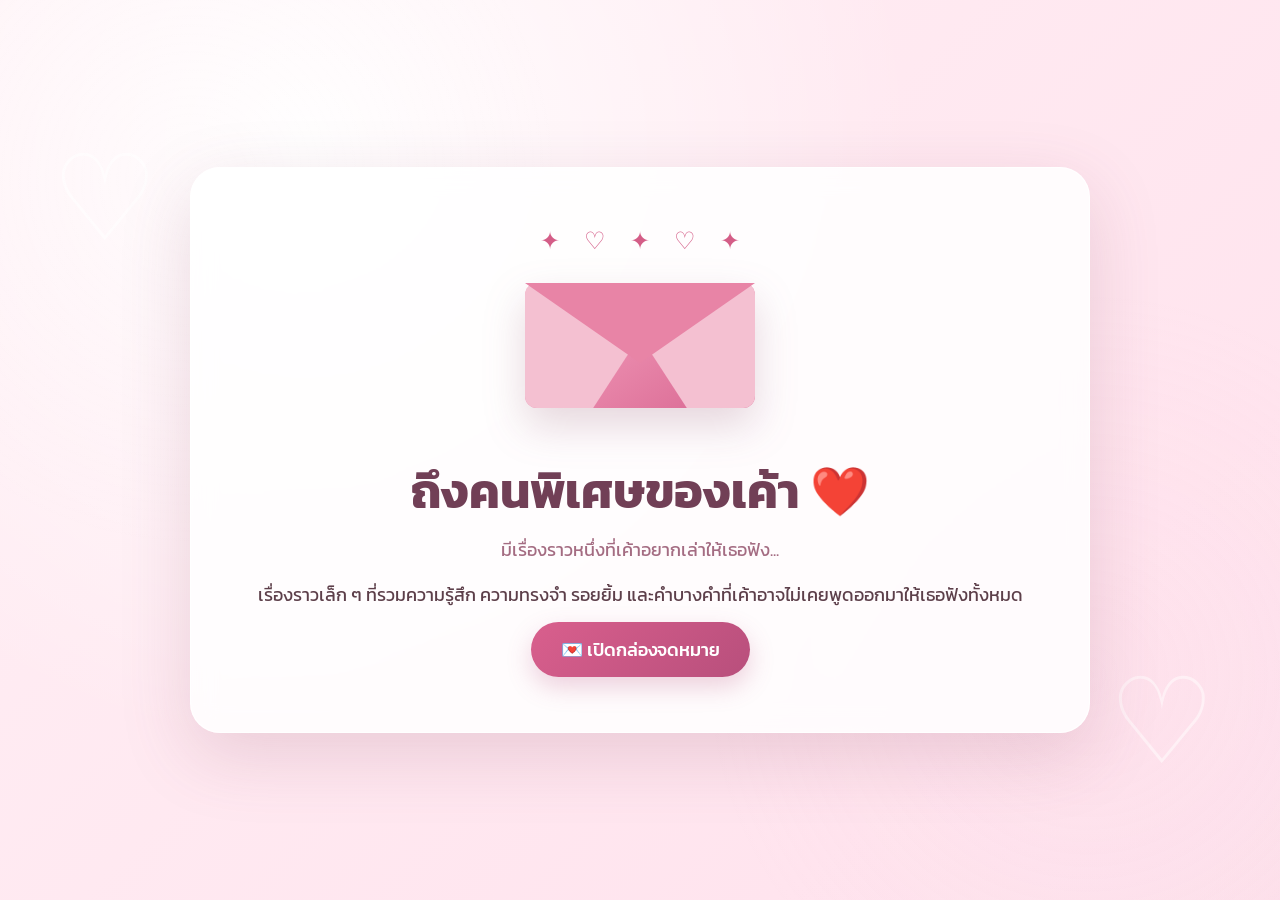
<file: index.html>
<!DOCTYPE html>
<html lang="th">
  <head>
    <meta charset="UTF-8">
    <meta name="viewport" content="width=device-width,initial-scale=1">
    <title>จดหมายถึงคนพิเศษ 💌</title>
    <link rel="stylesheet" href="style.css">
  </head>
  <body>
    <main class="page">
      <section class="card home-card">
        <div class="envelope-scene">
          <div class="envelope-large">
            <div class="envelope-flap">
            </div>
            <div class="envelope-body">
            </div>
            <div class="letter-peek">💗</div>
          </div>
          <div class="sparkles">✦　♡　✦　♡　✦</div>
        </div>
        <h1>ถึงคนพิเศษของเค้า ❤️</h1>
        <p class="soft hero-text">มีเรื่องราวหนึ่งที่เค้าอยากเล่าให้เธอฟัง...</p>
        <p>เรื่องราวเล็ก ๆ ที่รวมความรู้สึก ความทรงจำ รอยยิ้ม และคำบางคำที่เค้าอาจไม่เคยพูดออกมาให้เธอฟังทั้งหมด</p>
        <button class="btn big-btn" id="openEnvelope">💌 เปิดกล่องจดหมาย</button>
        <div id="secretContent" class="hidden">
          <div class="message-box">
            <div class="title">💗 ข้อความถึงคนพิเศษของเค้า 💗</div>
            <p>ถ้าเธอเปิดมาถึงตรงนี้ แปลว่าเธอกำลังจะได้เห็นสิ่งที่เค้าตั้งใจทำขึ้นมาให้โดยเฉพาะ</p>
            <p>ทุกหน้าที่อยู่ข้างในไม่ได้มีไว้แค่ให้กดดู แต่มีเรื่องราวเล็ก ๆ ที่เค้าอยากเก็บไว้ให้เราได้ย้อนกลับมาอ่านและยิ้มด้วยกันอีกครั้ง</p>
            <p class="center">
              <b>ก่อนเข้าไปข้างใน ขอให้เธอลองใส่รหัสลับของเราก่อนนะ 🔐</b>
            </p>
          </div>
          <div class="lock-box">
            <h2>🔐 รหัสลับของเรา</h2>
            <p>กรอกตัวเลข 6 หลัก แล้วประตูสู่เรื่องราวของเราจะเปิดออก</p>
            <form id="codeForm">
              <div class="code-inputs">
                <input inputmode="numeric" maxlength="1" aria-label="เลขที่ 1">
                <input inputmode="numeric" maxlength="1" aria-label="เลขที่ 2">
                <input inputmode="numeric" maxlength="1" aria-label="เลขที่ 3">
                <input inputmode="numeric" maxlength="1" aria-label="เลขที่ 4">
                <input inputmode="numeric" maxlength="1" aria-label="เลขที่ 5">
                <input inputmode="numeric" maxlength="1" aria-label="เลขที่ 6">
              </div>
              <div id="codeStatus" class="message-status">
              </div>
              <button class="btn" type="submit">เปิดเรื่องราวของเรา ❤️</button>
            </form>
          </div>
        </div>
      </section>
    </main>
    <script src="script.js">
    </script>
  </body>
</html>
</file>
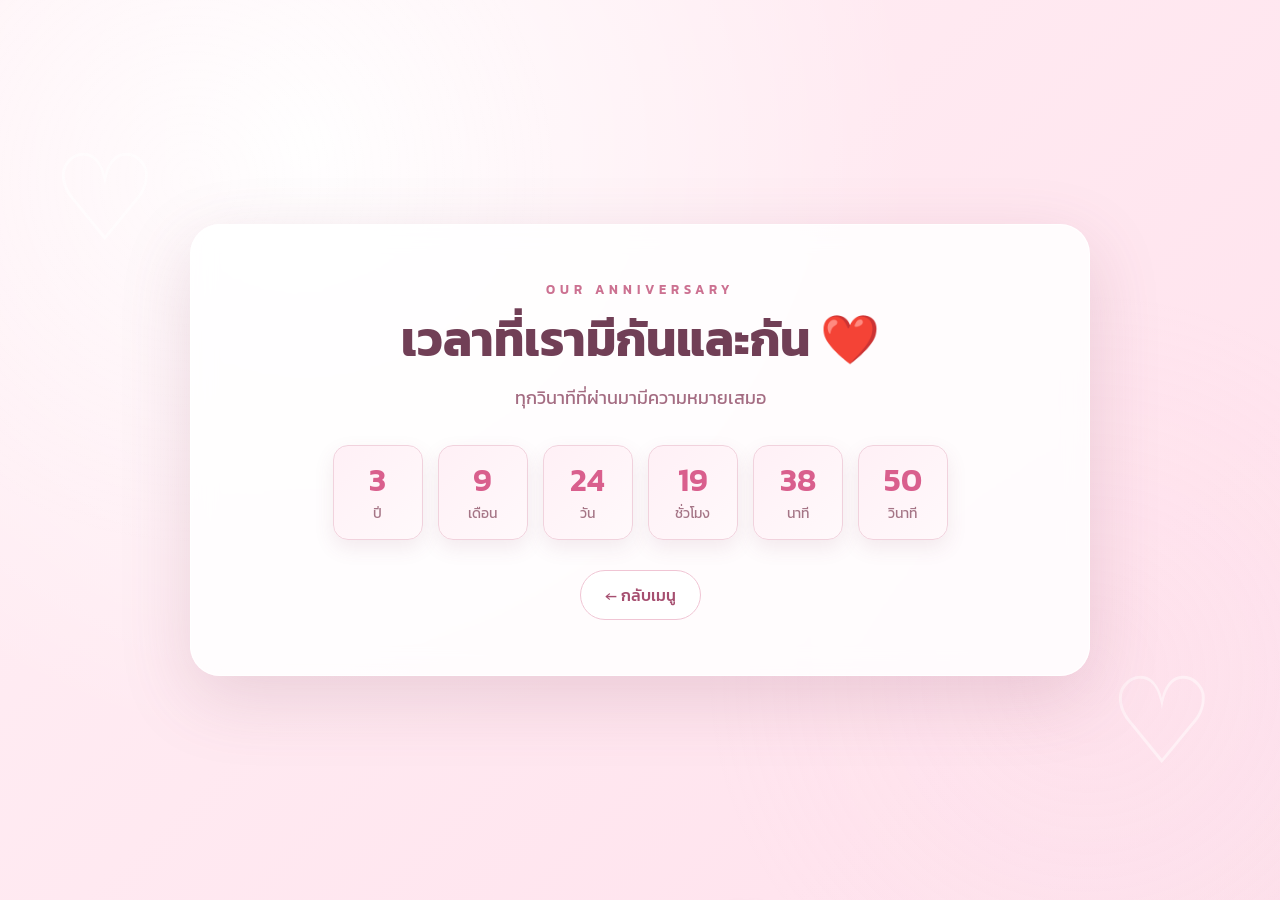
<file: anniversary.html>
<!DOCTYPE html>
<html lang="th">
  <head>
    <meta charset="UTF-8">
    <meta name="viewport" content="width=device-width, initial-scale=1.0">
    <title>วันครบรอบของเรา ⏳</title>
    <link rel="stylesheet" href="style.css">
  </head>
  <body>
    <main class="page">
      <section class="card wide center">
        <div class="chapter">OUR ANNIVERSARY</div>
        <h1>เวลาที่เรามีกันและกัน ❤️</h1>
        <p class="soft">ทุกวินาทีที่ผ่านมามีความหมายเสมอ</p>
        <div id="time-counter" class="counter-box">
          <div class="time-block">
            <span id="years">0</span>
            <small>ปี</small>
          </div>
          <div class="time-block">
            <span id="months">0</span>
            <small>เดือน</small>
          </div>
          <div class="time-block">
            <span id="days">0</span>
            <small>วัน</small>
          </div>
          <div class="time-block">
            <span id="hours">0</span>
            <small>ชั่วโมง</small>
          </div>
          <div class="time-block">
            <span id="minutes">0</span>
            <small>นาที</small>
          </div>
          <div class="time-block">
            <span id="seconds">0</span>
            <small>วินาที</small>
          </div>
        </div>
        <div class="back">
          <a class="btn" href="menu.html">← กลับเมนู</a>
        </div>
      </section>
    </main>
    <script src="script.js">
    </script>
  </body>
</html>
</file>
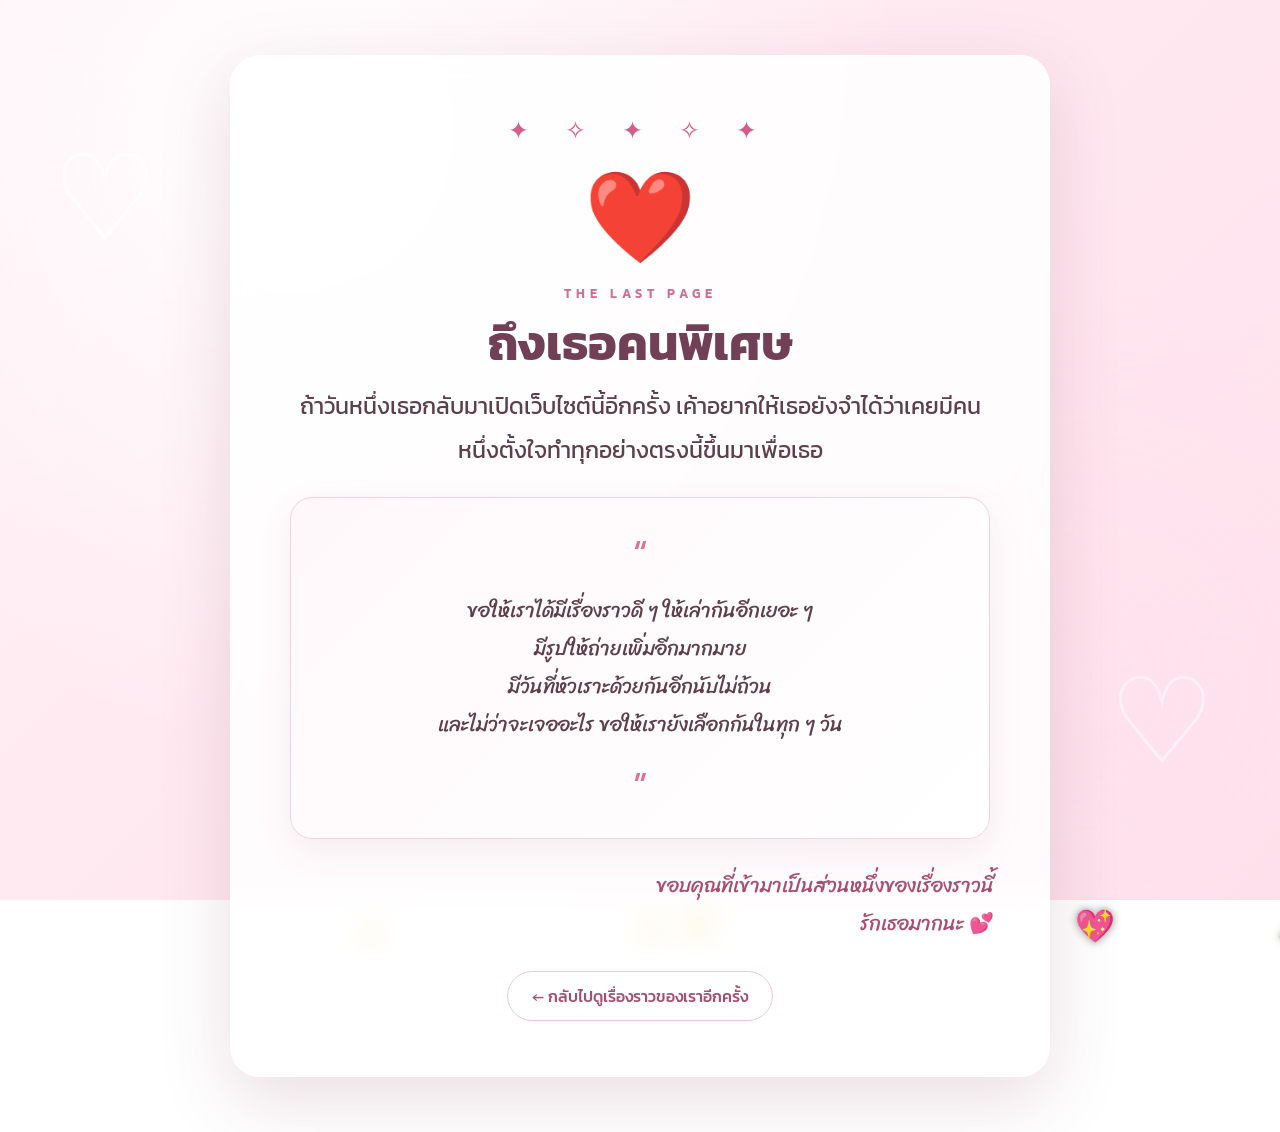
<file: final.html>
<!DOCTYPE html>
<html lang="th">
  <head>
    <meta charset="UTF-8">
    <meta name="viewport" content="width=device-width,initial-scale=1">
    <title>ข้อความสุดท้าย ✨</title>
    <link rel="stylesheet" href="style.css">
  </head>
  <body>
    <main class="page final-page">
      <section class="card final-card">
        <div class="stars">✦ ✧ ✦ ✧ ✦</div>
        <div class="heart-big">❤️</div>
        <div class="chapter">THE LAST PAGE</div>
        <h1>ถึงเธอคนพิเศษ</h1>
        <p class="final-message">ถ้าวันหนึ่งเธอกลับมาเปิดเว็บไซต์นี้อีกครั้ง เค้าอยากให้เธอยังจำได้ว่าเคยมีคนหนึ่งตั้งใจทำทุกอย่างตรงนี้ขึ้นมาเพื่อเธอ</p>
        <div class="final-box">
          <span>“</span>
          <p>ขอให้เราได้มีเรื่องราวดี ๆ ให้เล่ากันอีกเยอะ ๆ<br>มีรูปให้ถ่ายเพิ่มอีกมากมาย<br>มีวันที่หัวเราะด้วยกันอีกนับไม่ถ้วน<br>และไม่ว่าจะเจออะไร ขอให้เรายังเลือกกันในทุก ๆ วัน</p>
          <span>”</span>
        </div>
        <p class="signature">ขอบคุณที่เข้ามาเป็นส่วนหนึ่งของเรื่องราวนี้<br>รักเธอมากนะ 💕</p>
        <div class="back">
          <a class="btn" href="menu.html">← กลับไปดูเรื่องราวของเราอีกครั้ง</a>
        </div>
      </section>
    </main>
    <script src="script.js">
    </script>
  </body>
</html>
</file>
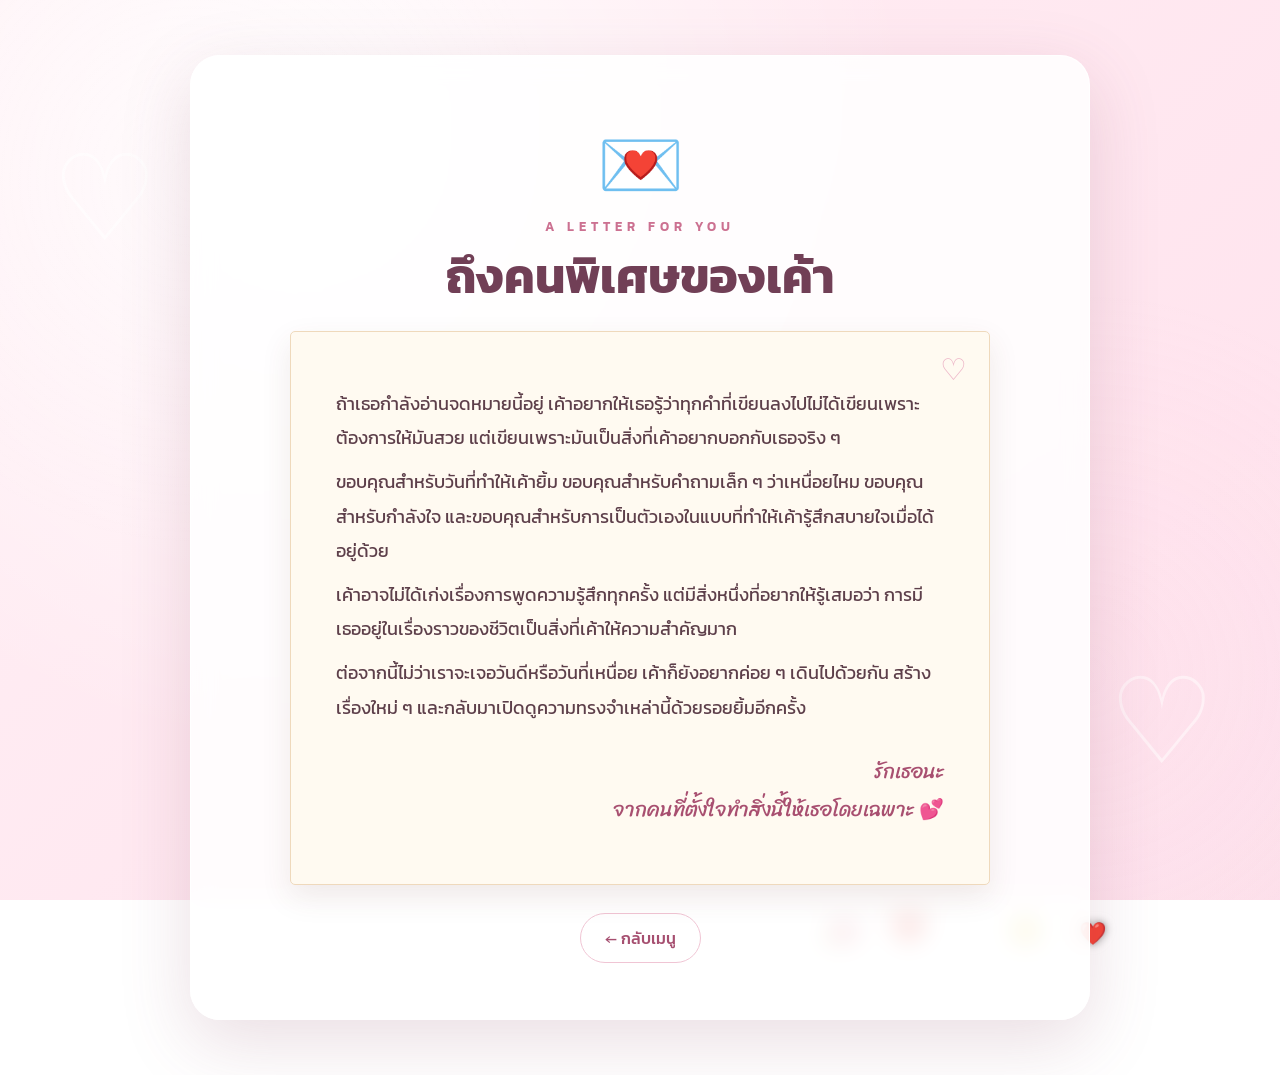
<file: letter.html>
<!DOCTYPE html>
<html lang="th">
  <head>
    <meta charset="UTF-8">
    <meta name="viewport" content="width=device-width,initial-scale=1">
    <title>จดหมายจากเค้า 💌</title>
    <link rel="stylesheet" href="style.css">
  </head>
  <body>
    <main class="page">
      <section class="letter-card">
        <div class="envelope">💌</div>
        <div class="chapter">A LETTER FOR YOU</div>
        <h1>ถึงคนพิเศษของเค้า</h1>
        <div class="letter">
          <p>ถ้าเธอกำลังอ่านจดหมายนี้อยู่ เค้าอยากให้เธอรู้ว่าทุกคำที่เขียนลงไปไม่ได้เขียนเพราะต้องการให้มันสวย แต่เขียนเพราะมันเป็นสิ่งที่เค้าอยากบอกกับเธอจริง ๆ</p>
          <p>ขอบคุณสำหรับวันที่ทำให้เค้ายิ้ม ขอบคุณสำหรับคำถามเล็ก ๆ ว่าเหนื่อยไหม ขอบคุณสำหรับกำลังใจ และขอบคุณสำหรับการเป็นตัวเองในแบบที่ทำให้เค้ารู้สึกสบายใจเมื่อได้อยู่ด้วย</p>
          <p>เค้าอาจไม่ได้เก่งเรื่องการพูดความรู้สึกทุกครั้ง แต่มีสิ่งหนึ่งที่อยากให้รู้เสมอว่า การมีเธออยู่ในเรื่องราวของชีวิตเป็นสิ่งที่เค้าให้ความสำคัญมาก</p>
          <p>ต่อจากนี้ไม่ว่าเราจะเจอวันดีหรือวันที่เหนื่อย เค้าก็ยังอยากค่อย ๆ เดินไปด้วยกัน สร้างเรื่องใหม่ ๆ และกลับมาเปิดดูความทรงจำเหล่านี้ด้วยรอยยิ้มอีกครั้ง</p>
          <p class="signature">รักเธอนะ<br>จากคนที่ตั้งใจทำสิ่งนี้ให้เธอโดยเฉพาะ 💕</p>
        </div>
        <div class="back">
          <a class="btn" href="menu.html">← กลับเมนู</a>
        </div>
      </section>
    </main>
    <script src="script.js">
    </script>
  </body>
</html>
</file>
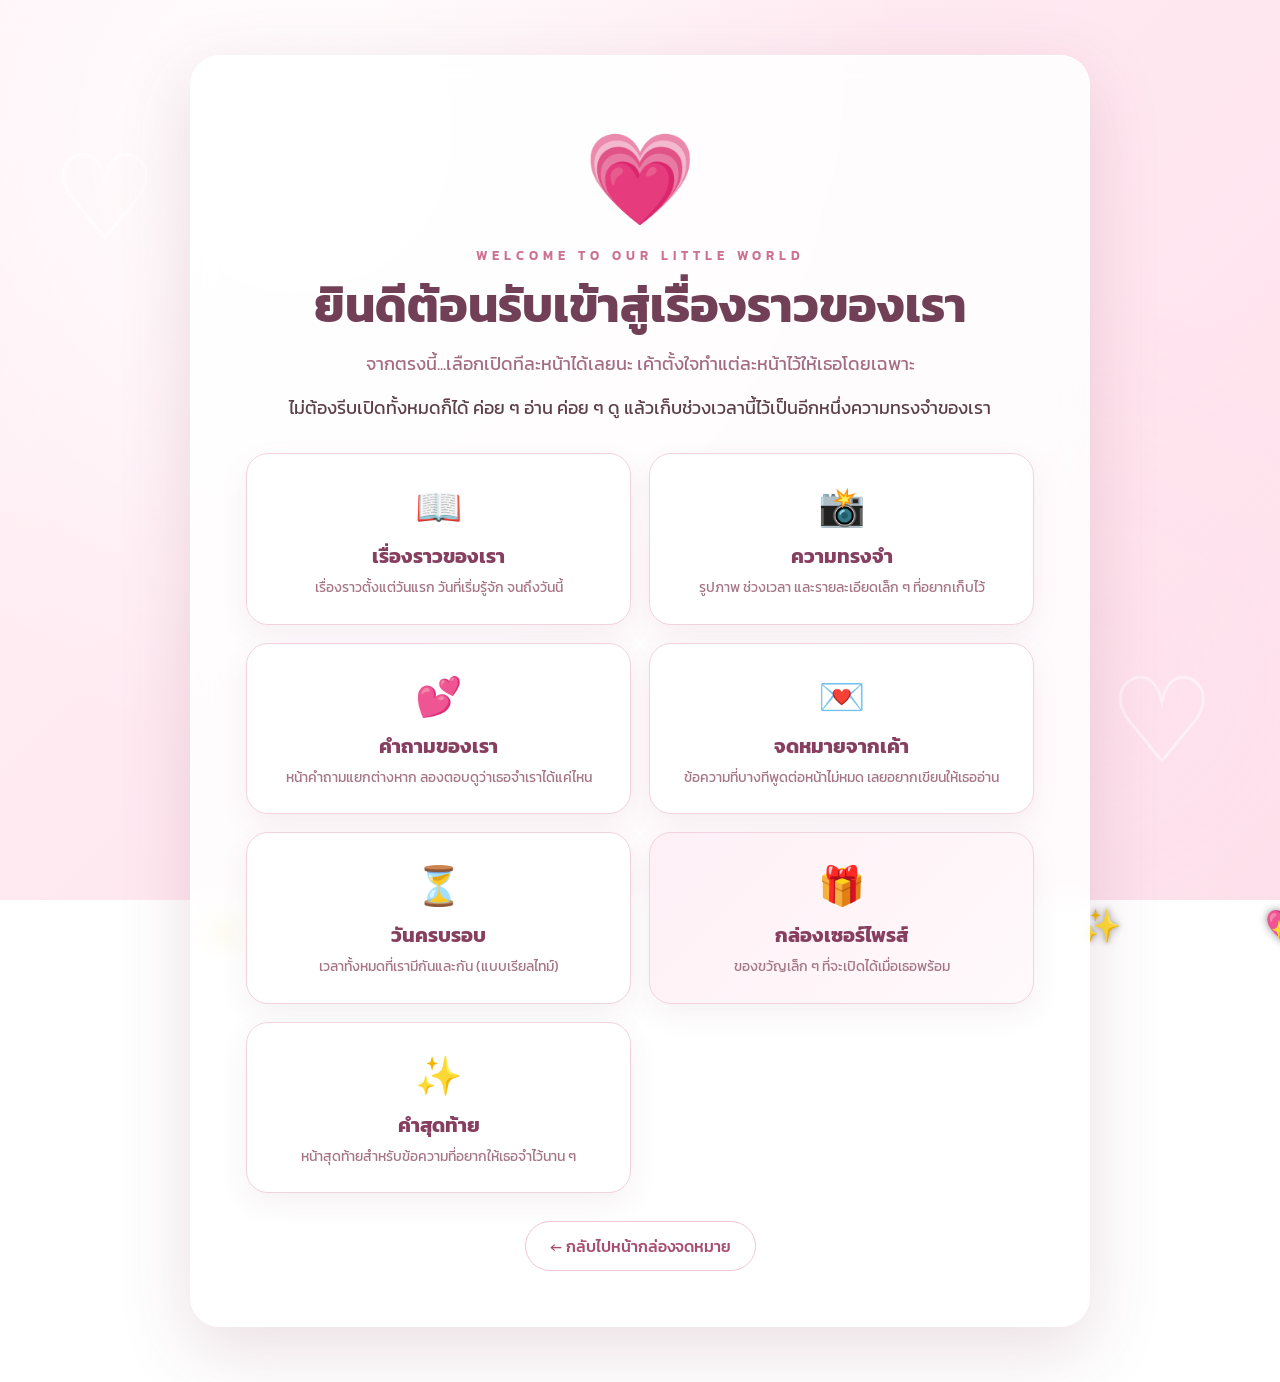
<file: menu.html>
<!DOCTYPE html>
<html lang="th">
  <head>
    <meta charset="UTF-8">
    <meta name="viewport" content="width=device-width,initial-scale=1">
    <title>เมนูเรื่องราวของเรา ❤️</title>
    <link rel="stylesheet" href="style.css">
  </head>
  <body>
    <main class="page">
      <section class="card wide menu-intro">
        <div class="heart-big">💗</div>
        <div class="chapter">WELCOME TO OUR LITTLE WORLD</div>
        <h1>ยินดีต้อนรับเข้าสู่เรื่องราวของเรา</h1>
        <p class="soft">จากตรงนี้...เลือกเปิดทีละหน้าได้เลยนะ เค้าตั้งใจทำแต่ละหน้าไว้ให้เธอโดยเฉพาะ</p>
        <p>ไม่ต้องรีบเปิดทั้งหมดก็ได้ ค่อย ๆ อ่าน ค่อย ๆ ดู แล้วเก็บช่วงเวลานี้ไว้เป็นอีกหนึ่งความทรงจำของเรา</p>
        <div class="menu-grid">
          <a class="menu-card" href="story.html">
            <span>📖</span>
            <b>เรื่องราวของเรา</b>
            <small>เรื่องราวตั้งแต่วันแรก วันที่เริ่มรู้จัก จนถึงวันนี้</small>
          </a>
          <a class="menu-card" href="memories.html">
            <span>📸</span>
            <b>ความทรงจำ</b>
            <small>รูปภาพ ช่วงเวลา และรายละเอียดเล็ก ๆ ที่อยากเก็บไว้</small>
          </a>
          <a class="menu-card" href="quiz.html">
            <span>💕</span>
            <b>คำถามของเรา</b>
            <small>หน้าคำถามแยกต่างหาก ลองตอบดูว่าเธอจำเราได้แค่ไหน</small>
          </a>
          <a class="menu-card" href="letter.html">
            <span>💌</span>
            <b>จดหมายจากเค้า</b>
            <small>ข้อความที่บางทีพูดต่อหน้าไม่หมด เลยอยากเขียนให้เธออ่าน</small>
          </a>
          <a class="menu-card" href="anniversary.html">
            <span>⏳</span>
            <b>วันครบรอบ</b>
            <small>เวลาทั้งหมดที่เรามีกันและกัน (แบบเรียลไทม์)</small>
          </a>
          <a class="menu-card surprise-card" href="surprise.html">
            <span>🎁</span>
            <b>กล่องเซอร์ไพรส์</b>
            <small>ของขวัญเล็ก ๆ ที่จะเปิดได้เมื่อเธอพร้อม</small>
          </a>
          <a class="menu-card" href="final.html">
            <span>✨</span>
            <b>คำสุดท้าย</b>
            <small>หน้าสุดท้ายสำหรับข้อความที่อยากให้เธอจำไว้นาน ๆ</small>
          </a>
        </div>
        <div class="back">
          <a class="btn" href="index.html">← กลับไปหน้ากล่องจดหมาย</a>
        </div>
      </section>
    </main>
    <script src="script.js">
    </script>
  </body>
</html>
</file>
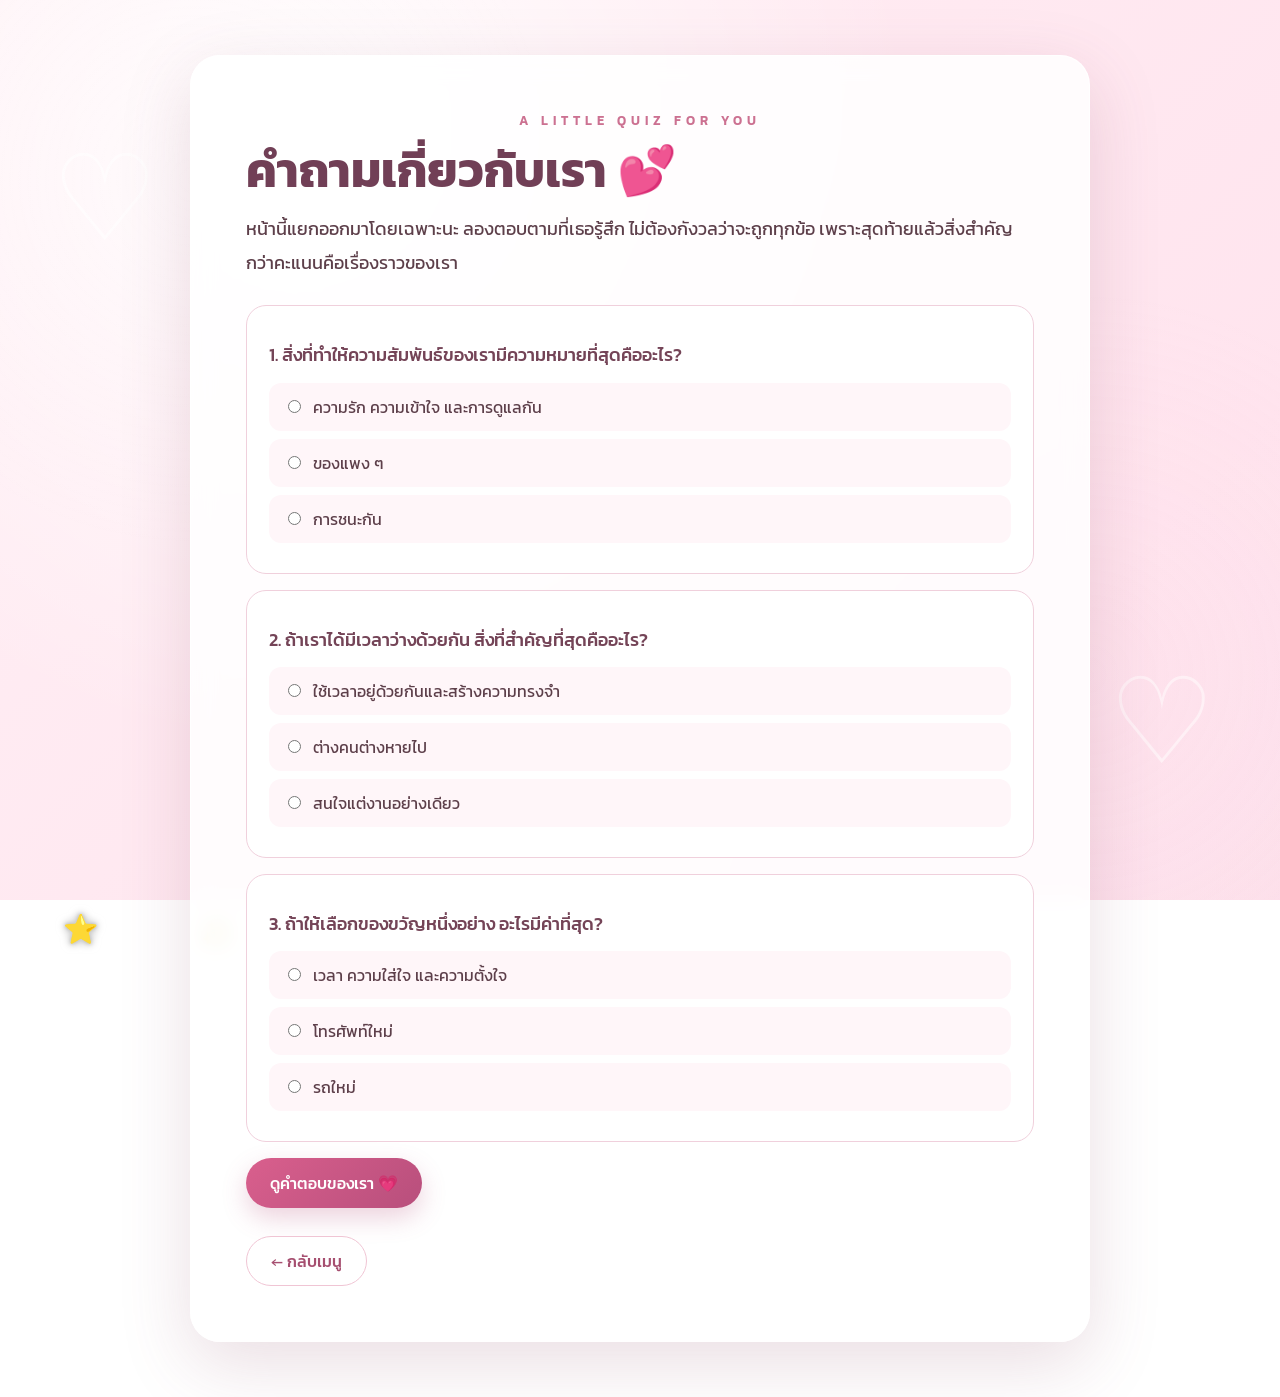
<file: quiz.html>
<!DOCTYPE html>
<html lang="th">
  <head>
    <meta charset="UTF-8">
    <meta name="viewport" content="width=device-width,initial-scale=1">
    <title>คำถามของเรา 💕</title>
    <link rel="stylesheet" href="style.css">
  </head>
  <body>
    <main class="page">
      <section class="card wide">
        <div class="chapter">A LITTLE QUIZ FOR YOU</div>
        <h1>คำถามเกี่ยวกับเรา 💕</h1>
        <p>หน้านี้แยกออกมาโดยเฉพาะนะ ลองตอบตามที่เธอรู้สึก ไม่ต้องกังวลว่าจะถูกทุกข้อ เพราะสุดท้ายแล้วสิ่งสำคัญกว่าคะแนนคือเรื่องราวของเรา</p>
        <form id="quizForm" class="quiz">
          <div class="question">
            <p>1. สิ่งที่ทำให้ความสัมพันธ์ของเรามีความหมายที่สุดคืออะไร?</p>
            <label>
              <input type="radio" name="q1" value="love"> ความรัก ความเข้าใจ และการดูแลกัน</label>
              <label>
                <input type="radio" name="q1" value="money"> ของแพง ๆ</label>
                <label>
                  <input type="radio" name="q1" value="game"> การชนะกัน</label>
                </div>
                <div class="question">
                  <p>2. ถ้าเราได้มีเวลาว่างด้วยกัน สิ่งที่สำคัญที่สุดคืออะไร?</p>
                  <label>
                    <input type="radio" name="q2" value="together"> ใช้เวลาอยู่ด้วยกันและสร้างความทรงจำ</label>
                    <label>
                      <input type="radio" name="q2" value="sleep"> ต่างคนต่างหายไป</label>
                      <label>
                        <input type="radio" name="q2" value="work"> สนใจแต่งานอย่างเดียว</label>
                      </div>
                      <div class="question">
                        <p>3. ถ้าให้เลือกของขวัญหนึ่งอย่าง อะไรมีค่าที่สุด?</p>
                        <label>
                          <input type="radio" name="q3" value="time"> เวลา ความใส่ใจ และความตั้งใจ</label>
                          <label>
                            <input type="radio" name="q3" value="phone"> โทรศัพท์ใหม่</label>
                            <label>
                              <input type="radio" name="q3" value="car"> รถใหม่</label>
                            </div>
                            <button class="btn" type="submit">ดูคำตอบของเรา 💗</button>
                          </form>
                          <div id="quizResult" class="result hidden">
                          </div>
                          <div class="back">
                            <a class="btn" href="menu.html">← กลับเมนู</a>
                          </div>
                        </section>
                      </main>
                      <script src="script.js">
                      </script>
                    </body>
                  </html>
</file>
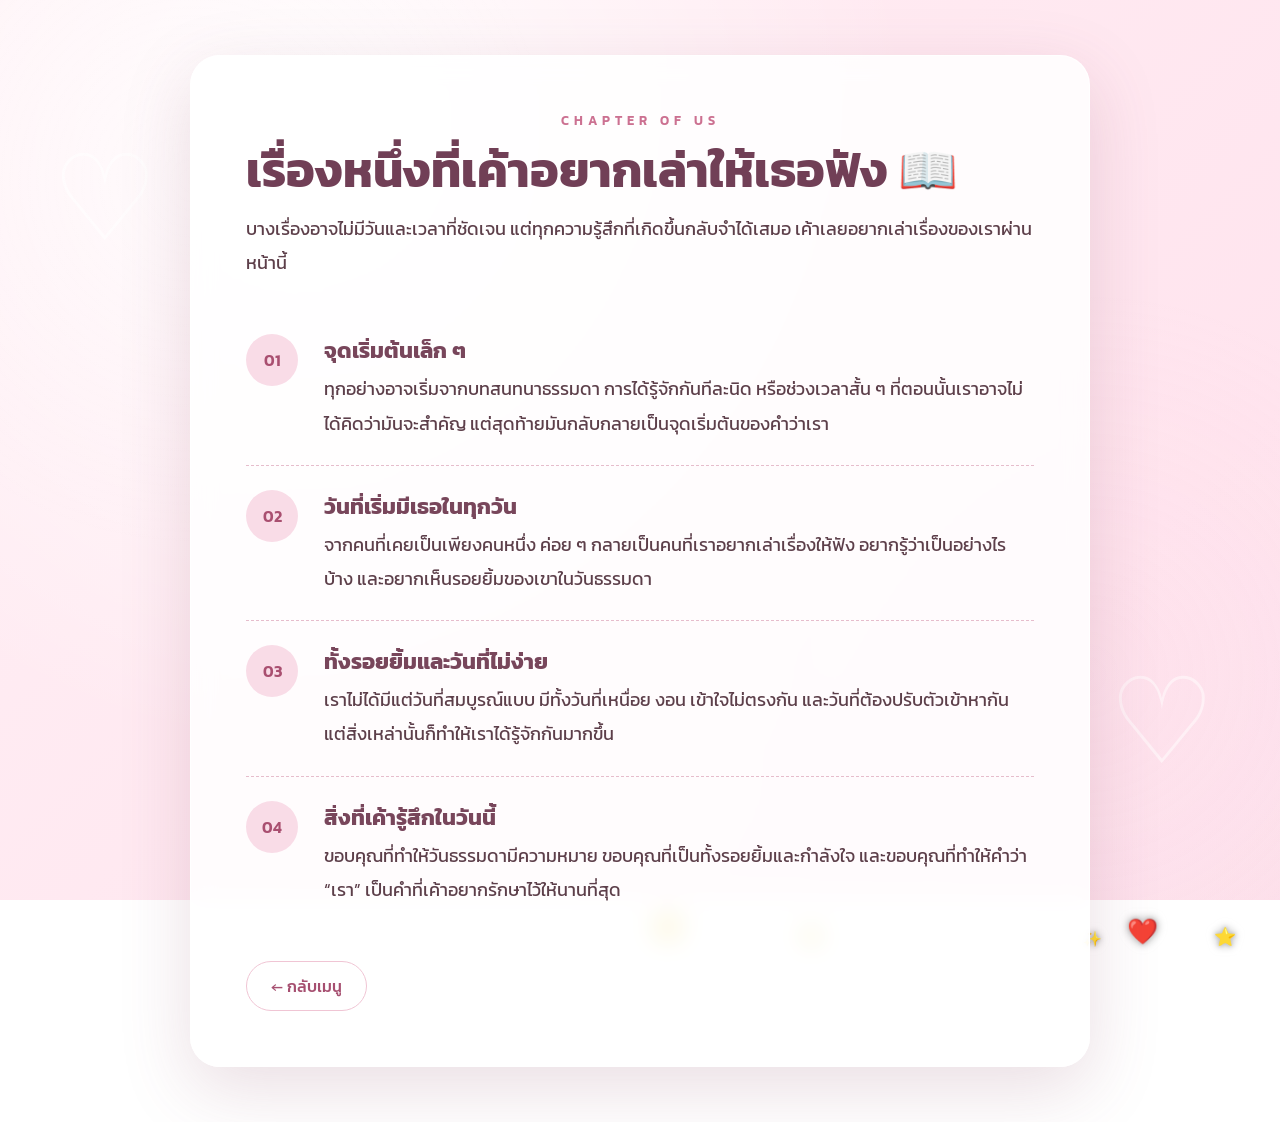
<file: story.html>
<!DOCTYPE html>
<html lang="th">
  <head>
    <meta charset="UTF-8">
    <meta name="viewport" content="width=device-width,initial-scale=1">
    <title>เรื่องราวของเรา 📖</title>
    <link rel="stylesheet" href="style.css">
  </head>
  <body>
    <main class="page">
      <section class="card wide story-card">
        <div class="chapter">CHAPTER OF US</div>
        <h1>เรื่องหนึ่งที่เค้าอยากเล่าให้เธอฟัง 📖</h1>
        <p>บางเรื่องอาจไม่มีวันและเวลาที่ชัดเจน แต่ทุกความรู้สึกที่เกิดขึ้นกลับจำได้เสมอ เค้าเลยอยากเล่าเรื่องของเราผ่านหน้านี้</p>
        <div class="story">
          <div class="story-item">
            <span>01</span>
            <div>
              <h2>จุดเริ่มต้นเล็ก ๆ</h2>
              <p>ทุกอย่างอาจเริ่มจากบทสนทนาธรรมดา การได้รู้จักกันทีละนิด หรือช่วงเวลาสั้น ๆ ที่ตอนนั้นเราอาจไม่ได้คิดว่ามันจะสำคัญ แต่สุดท้ายมันกลับกลายเป็นจุดเริ่มต้นของคำว่าเรา</p>
            </div>
          </div>
          <div class="story-item">
            <span>02</span>
            <div>
              <h2>วันที่เริ่มมีเธอในทุกวัน</h2>
              <p>จากคนที่เคยเป็นเพียงคนหนึ่ง ค่อย ๆ กลายเป็นคนที่เราอยากเล่าเรื่องให้ฟัง อยากรู้ว่าเป็นอย่างไรบ้าง และอยากเห็นรอยยิ้มของเขาในวันธรรมดา</p>
            </div>
          </div>
          <div class="story-item">
            <span>03</span>
            <div>
              <h2>ทั้งรอยยิ้มและวันที่ไม่ง่าย</h2>
              <p>เราไม่ได้มีแต่วันที่สมบูรณ์แบบ มีทั้งวันที่เหนื่อย งอน เข้าใจไม่ตรงกัน และวันที่ต้องปรับตัวเข้าหากัน แต่สิ่งเหล่านั้นก็ทำให้เราได้รู้จักกันมากขึ้น</p>
            </div>
          </div>
          <div class="story-item">
            <span>04</span>
            <div>
              <h2>สิ่งที่เค้ารู้สึกในวันนี้</h2>
              <p>ขอบคุณที่ทำให้วันธรรมดามีความหมาย ขอบคุณที่เป็นทั้งรอยยิ้มและกำลังใจ และขอบคุณที่ทำให้คำว่า “เรา” เป็นคำที่เค้าอยากรักษาไว้ให้นานที่สุด</p>
            </div>
          </div>
        </div>
        <div class="back">
          <a class="btn" href="menu.html">← กลับเมนู</a>
        </div>
      </section>
    </main>
    <script src="script.js">
    </script>
  </body>
</html>
</file>
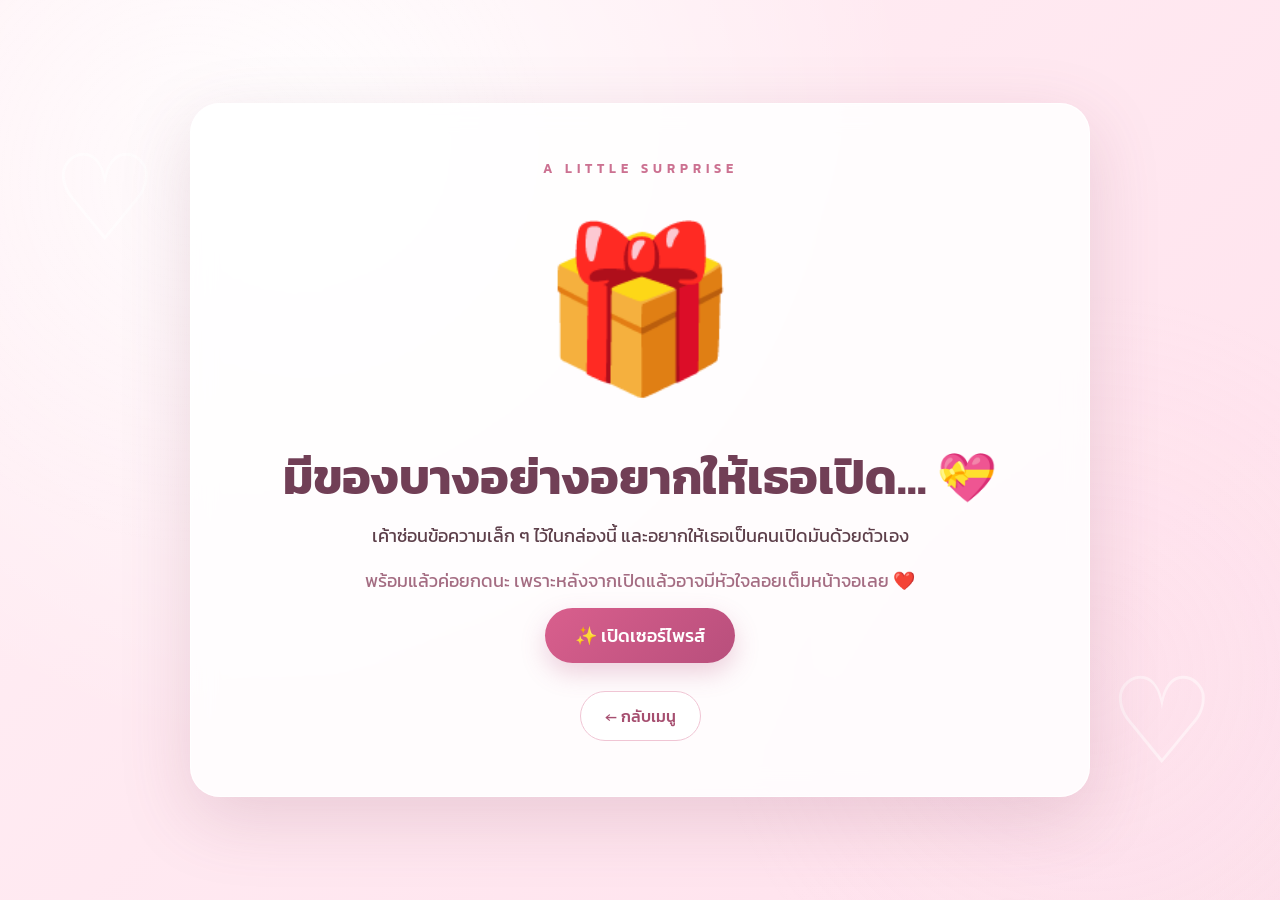
<file: surprise.html>
<!DOCTYPE html>
<html lang="th">
  <head>
    <meta charset="UTF-8">
    <meta name="viewport" content="width=device-width,initial-scale=1">
    <title>กล่องเซอร์ไพรส์ 🎁</title>
    <link rel="stylesheet" href="style.css">
  </head>
  <body>
    <main class="page">
      <section class="card surprise-page">
        <div class="chapter">A LITTLE SURPRISE</div>
        <div class="gift-wrap">
          <div class="gift">🎁</div>
        </div>
        <h1>มีของบางอย่างอยากให้เธอเปิด... 💝</h1>
        <p>เค้าซ่อนข้อความเล็ก ๆ ไว้ในกล่องนี้ และอยากให้เธอเป็นคนเปิดมันด้วยตัวเอง</p>
        <p class="soft">พร้อมแล้วค่อยกดนะ เพราะหลังจากเปิดแล้วอาจมีหัวใจลอยเต็มหน้าจอเลย ❤️</p>
        <button class="btn big-btn" id="surpriseBtn">✨ เปิดเซอร์ไพรส์</button>
        <div id="surpriseReveal" class="surprise-reveal hidden">
          <div class="confetti">🎉 💕 ✨ 🎉 💕 ✨ 🎉</div>
          <h2>เซอร์ไพรส์! ❤️</h2>
          <p>ของขวัญจริง ๆ อาจไม่ใช่สิ่งของ แต่คือการได้รู้ว่า มีใครบางคนตั้งใจใช้เวลาเพื่อสร้างสิ่งเล็ก ๆ นี้ขึ้นมาและอยากมอบมันให้เธอ</p>
          <p>ขอให้เธอยิ้มตอนอ่านข้อความนี้นะ เพราะรอยยิ้มของเธอคือหนึ่งในสิ่งที่เค้าอยากเห็นมากที่สุด</p>
          <p class="big-love">เธอคือคนพิเศษของเค้าเสมอ 💗</p>
          <a class="btn" href="final.html">ไปดูข้อความสุดท้าย ✨</a>
        </div>
        <div class="back">
          <a class="btn" href="menu.html">← กลับเมนู</a>
        </div>
      </section>
    </main>
    <script src="script.js">
    </script>
  </body>
</html>
</file>
<file: style.css>
@import url('https://fonts.googleapis.com/css2?family=Kanit:wght@300;400;500;600&family=Sriracha&display=swap');

* {
    box-sizing:border-box
}

html {
    scroll-behavior:smooth
}

body {
    margin:0;
    min-height:100vh;
    font-family:Kanit,sans-serif;
    color:#5d3f4a;
    background:radial-gradient(circle at 15% 10%,rgba(255,255,255,.96),transparent 28%),radial-gradient(circle at 85% 85%,rgba(255,210,225,.72),transparent 30%),linear-gradient(135deg,#fff0f5 0%,#ffe4ee 48%,#f7d9e6 100%);
    background-size:160% 160%;
    background-attachment:fixed;
    animation:backgroundDrift 18s ease-in-out infinite alternate;
    overflow-x:hidden
}

body:before,body:after {
    content:'♡';
    position:fixed;
    z-index:-1;
    color:rgba(255,255,255,.55);
    font-size:120px;
    animation:float 8s ease-in-out infinite
}

body:before {
    left:4%;
    top:12%
}

body:after {
    right:5%;
    bottom:10%;
    animation-delay:2s
}

.page {
    position:relative;
    z-index:2;
    width:100%;
    min-height:100vh;
    padding:clamp(18px,4vw,48px);
    display:flex;
    justify-content:center;
    align-items:center
}

.card,.letter-card {
    width:min(900px,100%);
    background:rgba(255,255,255,.86);
    border:1px solid rgba(255,255,255,.95);
    border-radius:30px;
    box-shadow:0 22px 70px rgba(139,72,99,.18);
    padding:clamp(24px,5vw,56px);
    backdrop-filter:blur(12px)
}

.wide {
    max-width:1050px
}

h1 {
    font-size:clamp(28px,5vw,48px);
    margin:10px 0 12px;
    line-height:1.25;
    color:#713f56
}

h2 {
    color:#78465b
}

p {
    font-size:clamp(15px,2vw,18px);
    line-height:1.9;
    margin:10px 0
}

.soft {
    color:#a46c82
}

.center {
    text-align:center
}

.hidden {
    display:none!important
}

.btn {
    display:inline-flex;
    justify-content:center;
    align-items:center;
    min-height:50px;
    padding:12px 24px;
    border:0;
    border-radius:999px;
    text-decoration:none;
    background:linear-gradient(135deg,#d95f8d,#b84f7c);
    color:#fff;
    font:500 16px Kanit,sans-serif;
    box-shadow:0 10px 25px rgba(184,79,124,.25);
    cursor:pointer;
    transition:.25s
}

.btn:hover {
    transform:translateY(-2px);
    box-shadow:0 14px 30px rgba(184,79,124,.3)
}

.big-btn {
    font-size:18px;
    padding:14px 30px
}

.back {
    margin-top:28px
}

.back .btn {
    background:#fff;
    color:#a64f70;
    border:1px solid #f0c5d4;
    box-shadow:none
}

.heart-big {
    font-size:clamp(55px,10vw,90px);
    animation:pulse 1.8s infinite
}

.home-card {
    text-align:center
}

.envelope-scene {
    position:relative;
    width:min(330px,90vw);
    height:220px;
    margin:0 auto 18px;
    display:grid;
    place-items:center
}

.envelope-large {
    width:230px;
    height:150px;
    position:relative;
    filter:drop-shadow(0 18px 20px rgba(130,62,88,.2));
    animation:float 3s ease-in-out infinite
}

.envelope-body {
    position:absolute;
    inset:25px 0 0;
    background:linear-gradient(145deg,#f9a9c4,#d86691);
    border-radius:12px;
    overflow:hidden
}

.envelope-body:after,.envelope-body:before {
    content:'';
    position:absolute;
    bottom:0;
    width:70%;
    height:110%;
    background:#f4c0d1
}

.envelope-body:before {
    left:-28%;
    transform:rotate(33deg)
}

.envelope-body:after {
    right:-28%;
    transform:rotate(-33deg)
}

.envelope-flap {
    position:absolute;
    top:25px;
    left:0;
    width:0;
    height:0;
    border-left:115px solid transparent;
    border-right:115px solid transparent;
    border-top:80px solid #e884a6;
    z-index:3
}

.letter-peek {
    position:absolute;
    z-index:2;
    top:38px;
    left:85px;
    font-size:48px
}

.sparkles {
    position:absolute;
    inset:0;
    font-size:24px;
    color:#d45d87;
    animation:pulse 2s infinite
}

.message-box,.lock-box,.final-box,.surprise-reveal {
    margin:25px auto;
    padding:24px;
    border-radius:22px;
    background:linear-gradient(135deg,#fff8fb,#fff);
    border:1px solid #f3d1dd;
    box-shadow:0 12px 35px rgba(150,73,101,.09);
    text-align:left
}

.message-box .title {
    text-align:center;
    font-size:21px;
    color:#a64d70;
    font-weight:600
}

.lock-box {
    text-align:center;
    background:#fff4f8
}

.code-inputs {
    display:flex;
    justify-content:center;
    gap:10px;
    margin:18px 0;
    flex-wrap:wrap
}

.code-inputs input {
    width:48px;
    height:58px;
    border:2px solid #e8bfd0;
    border-radius:14px;
    text-align:center;
    font-size:25px;
    color:#874b63;
    background:#fff;
    outline:none
}

.code-inputs input:focus {
    border-color:#c95c86;
    box-shadow:0 0 0 4px rgba(201,92,134,.1)
}

.message-status {
    min-height:28px;
    margin:5px 0 10px;
    font-weight:500
}

.menu-intro {
    text-align:center
}

.menu-grid {
    display:grid;
    grid-template-columns:repeat(2,minmax(0,1fr));
    gap:18px;
    margin-top:28px
}

.menu-card {
    display:flex;
    flex-direction:column;
    gap:6px;
    padding:24px;
    border-radius:22px;
    background:#fff;
    border:1px solid #f1d2dd;
    text-decoration:none;
    color:#6b4353;
    box-shadow:0 10px 28px rgba(139,72,99,.08);
    transition:.25s
}

.menu-card:hover {
    transform:translateY(-4px);
    border-color:#e3a6bc
}

.menu-card span {
    font-size:38px
}

.menu-card b {
    font-size:20px;
    color:#873f60
}

.menu-card small {
    font-size:14px;
    color:#a57586;
    line-height:1.6
}

.surprise-card {
    background:linear-gradient(135deg,#fff0f6,#fff9fb)
}

.chapter {
    text-align:center;
    letter-spacing:5px;
    color:#cc7191;
    font-size:13px;
    font-weight:600
}

.story {
    margin:30px 0
}

.story-item {
    display:grid;
    grid-template-columns:60px 1fr;
    gap:18px;
    padding:24px 0;
    border-bottom:1px dashed #e6bdcc
}

.story-item:last-child {
    border-bottom:0
}

.story-item>span {
    width:52px;
    height:52px;
    border-radius:50%;
    display:grid;
    place-items:center;
    background:#f9dce7;
    color:#a94f70;
    font-weight:600
}

.story-item h2 {
    margin:0 0 5px;
    font-size:22px
}

.story-item p {
    margin:0
}

.gallery {
    display:grid;
    grid-template-columns:repeat(3,1fr);
    gap:18px;
    margin-top:28px
}

.gallery figure {
    margin:0;
    background:#fff;
    border-radius:20px;
    padding:10px;
    box-shadow:0 10px 28px rgba(139,72,99,.1)
}

.gallery img {
    width:100%;
    aspect-ratio:4/3;
    object-fit:cover;
    border-radius:14px;
    display:block
}

.gallery figcaption {
    padding:10px 5px 4px;
    text-align:center;
    color:#89566b
}

.quiz {
    margin-top:25px
}

.question {
    padding:22px;
    border:1px solid #f0d0dc;
    border-radius:20px;
    background:#fff;
    margin:16px 0
}

.question p {
    font-weight:500;
    color:#744457
}

.question label {
    display:block;
    padding:12px 14px;
    border-radius:12px;
    margin:8px 0;
    background:#fff6f9;
    cursor:pointer
}

.question label:hover {
    background:#fde9f0
}

.question input {
    accent-color:#c75c84;
    margin-right:8px
}

.result {
    text-align:center;
    padding:24px;
    margin-top:20px;
    background:#fff0f6;
    border-radius:20px
}

.letter-card {
    text-align:center
}

.envelope {
    font-size:70px
}

.letter {
    text-align:left;
    margin:25px auto;
    padding:clamp(22px,5vw,45px);
    max-width:700px;
    background:#fffaf1;
    border:1px solid #efd9bc;
    border-radius:5px;
    box-shadow:0 12px 30px rgba(100,70,50,.1);
    position:relative
}

.letter:before {
    content:'♡';
    position:absolute;
    right:22px;
    top:15px;
    color:#edb5c7;
    font-size:30px
}

.signature {
    text-align:right;
    font-family:Sriracha,cursive;
    color:#a84f70;
    font-size:20px;
    margin-top:28px
}

.gift-wrap {
    text-align:center;
    padding:10px
}

.gift {
    font-size:clamp(90px,18vw,160px);
    animation:bounce 2s infinite
}

.surprise-page {
    text-align:center
}

.surprise-reveal {
    text-align:center;
    background:linear-gradient(135deg,#fff0f7,#fff);
    overflow:hidden
}

.confetti {
    font-size:30px;
    letter-spacing:8px;
    animation:pulse 1.5s infinite
}

.big-love {
    font-family:Sriracha,cursive;
    font-size:clamp(34px,7vw,62px);
    color:#d05283
}

.final-page {
    text-align:center
}

.final-card {
    max-width:820px
}

.final-message {
    font-size:clamp(18px,3vw,23px)
}

.final-box {
    text-align:center;
    max-width:700px
}

.final-box span {
    font-size:40px;
    color:#dc7194
}

.final-box p {
    font-family:Sriracha,cursive;
    font-size:20px
}

.stars {
    letter-spacing:15px;
    color:#d45e89;
    font-size:25px
}

.message-status.error {
    color:#c44d6e
}

.message-status.success {
    color:#3f9b72
}

@keyframes pulse {
    50% {
    transform:scale(1.06)
}

}

@keyframes float {
    50% {
    transform:translateY(-10px)
}

}

@keyframes backgroundDrift {
    0% {
    background-position:0% 0%
}

50% {
    background-position:55% 35%
}

100% {
    background-position:100% 100%
}

}

@keyframes bounce {
    0%,100% {
    transform:translateY(0) rotate(-2deg)
}

50% {
    transform:translateY(-14px) rotate(2deg)
}

}

@media(max-width:700px) {
    .page {
    padding:14px
}

.card,.letter-card {
    border-radius:22px;
    padding:22px 17px
}

.menu-grid {
    grid-template-columns:1fr
}

.gallery {
    grid-template-columns:repeat(2,1fr);
    gap:12px
}

.story-item {
    grid-template-columns:45px 1fr;
    gap:12px
}

.story-item>span {
    width:42px;
    height:42px
}

.story-item h2 {
    font-size:19px
}

.code-inputs {
    gap:7px
}

.code-inputs input {
    width:42px;
    height:52px
}

.btn {
    width:100%
}

.back .btn {
    width:auto
}

.letter {
    padding:24px 18px
}

.gallery figcaption {
    font-size:13px
}

.message-box,.lock-box,.final-box,.surprise-reveal {
    padding:18px
}

}

@media(max-width:400px) {
    h1 {
    font-size:27px
}

.gallery {
    grid-template-columns:1fr
}

.code-inputs {
    gap:5px
}

.code-inputs input {
    width:39px;
    height:49px
}

.envelope-large {
    transform:scale(.82)
}

}

@media(min-width:1200px) {
    .page {
    padding:55px
}

.card {
    padding:55px
}

}

/* Moving background: hearts and stars continuously float upward */
.floating-bg {
    position:fixed;
    inset:0;
    overflow:hidden;
    pointer-events:none;
    z-index:1;
    background:radial-gradient(circle at 15% 20%,rgba(255,255,255,.16),transparent 28%),radial-gradient(circle at 85% 75%,rgba(255,220,235,.12),transparent 30%)
}

.floating-bg span {
    position:absolute;
    left:var(--x);
    top:110vh;
    display:block;
    font-size:var(--size);
    opacity:var(--opacity);
    animation:floatUp var(--duration) linear var(--delay) infinite;
    will-change:transform,opacity
}

.floating-bg .heart {
    color:#ff2f72;
    text-shadow:0 0 8px #fff,0 0 14px rgba(255,47,114,.9),0 0 28px rgba(255,47,114,.55)
}

.floating-bg .star {
    color:#ffd21f;
    text-shadow:0 0 8px #fff,0 0 14px rgba(255,210,31,.95),0 0 28px rgba(255,210,31,.6)
}

.page,.card,.letter-card {
    position:relative;
    z-index:10
}

@keyframes floatUp {
    0% {
    transform:translate3d(0,15vh,0) rotate(0deg) scale(.75);
    opacity:0
}

8% {
    opacity:var(--opacity)
}

25% {
    transform:translate3d(var(--sway1),-20vh,0) rotate(70deg) scale(1)
}

50% {
    transform:translate3d(var(--sway2),-55vh,0) rotate(150deg) scale(.9)
}

75% {
    transform:translate3d(var(--sway3),-90vh,0) rotate(240deg) scale(1.05)
}

92% {
    opacity:var(--opacity)
}

100% {
    transform:translate3d(var(--sway4),-125vh,0) rotate(330deg) scale(.7);
    opacity:0
}

}

@media(prefers-reduced-motion:reduce) {
    .floating-bg span {
    animation:none;
    opacity:.2!important
}

.floating-bg {
    animation:none
}

}

/* Floating Hearts and Stars Animation */
.floating-element  {
    position: fixed;
    bottom: -50px;
    z-index: 0;
     /* Changed to 0 so it stays behind cards */ /* make sure it floats on top of background but maybe under modals */
    animation: floatUp linear infinite;
    pointer-events: none;
     /* so they don't block clicks */
}

@keyframes floatUp  {
    0%  {
        transform: translateY(0) rotate(0deg);
        opacity: 0.9;
}

    100%  {
        transform: translateY(-120vh) rotate(360deg);
        opacity: 0;
}

}

/* Counter Styles */
.counter-box  {
    display: flex;
    flex-wrap: wrap;
    justify-content: center;
    gap: 15px;
    margin: 30px 0;
}

.time-block  {
    background: linear-gradient(135deg, #fff0f6, #fff9fb);
    border: 1px solid #f1d2dd;
    border-radius: 15px;
    padding: 15px 20px;
    min-width: 90px;
    text-align: center;
    box-shadow: 0 8px 20px rgba(139, 72, 99, 0.1);
}

.time-block span  {
    display: block;
    font-size: 32px;
    font-weight: 600;
    color: #d95f8d;
    line-height: 1.2;
}

.time-block small  {
    font-size: 14px;
    color: #a57586;
}



/* =========================================
   [ส่วนที่เพิ่ม] CSS สำหรับระบบกล่องดูรูปเต็มจอ (Image Modal)
   - .modal คือฉากหลังสีดำ
   - .modal-content คือตัวรูปภาพที่แสดงเต็มจอ
   - .close-modal คือปุ่มกากบาทปิดรูป
========================================= */
.modal {
    position: fixed;
    z-index: 9999; /* ให้กล่องดำอยู่หน้าสุดบังทุกอย่าง */
    left: 0;
    top: 0;
    width: 100%;
    height: 100%;
    background-color: rgba(0, 0, 0, 0.85); /* ฉากหลังดำโปร่งแสง 85% */
    display: flex;
    justify-content: center;
    align-items: center;
    opacity: 1;
    transition: opacity 0.3s ease;
}

.modal.hidden {
    display: none;
    opacity: 0;
}

.modal-content {
    max-width: 90%;
    max-height: 90vh; /* ความสูงไม่เกิน 90% ของหน้าจอ */
    border-radius: 10px;
    box-shadow: 0 5px 25px rgba(0,0,0,0.5);
    animation: zoomIn 0.3s ease; /* ใช้อนิเมชั่นเด้งซูมเข้า */
}

.close-modal {
    position: absolute;
    top: 20px;
    right: 35px;
    color: #fff;
    font-size: 40px;
    font-weight: bold;
    cursor: pointer;
    transition: color 0.3s ease;
}

.close-modal:hover {
    color: #ff9cbd; /* สีตอนเอาเมาส์ชี้ที่ปุ่มปิด */
}

@keyframes zoomIn {
    from { transform: scale(0.8); }
    to { transform: scale(1); }
}
</file>
